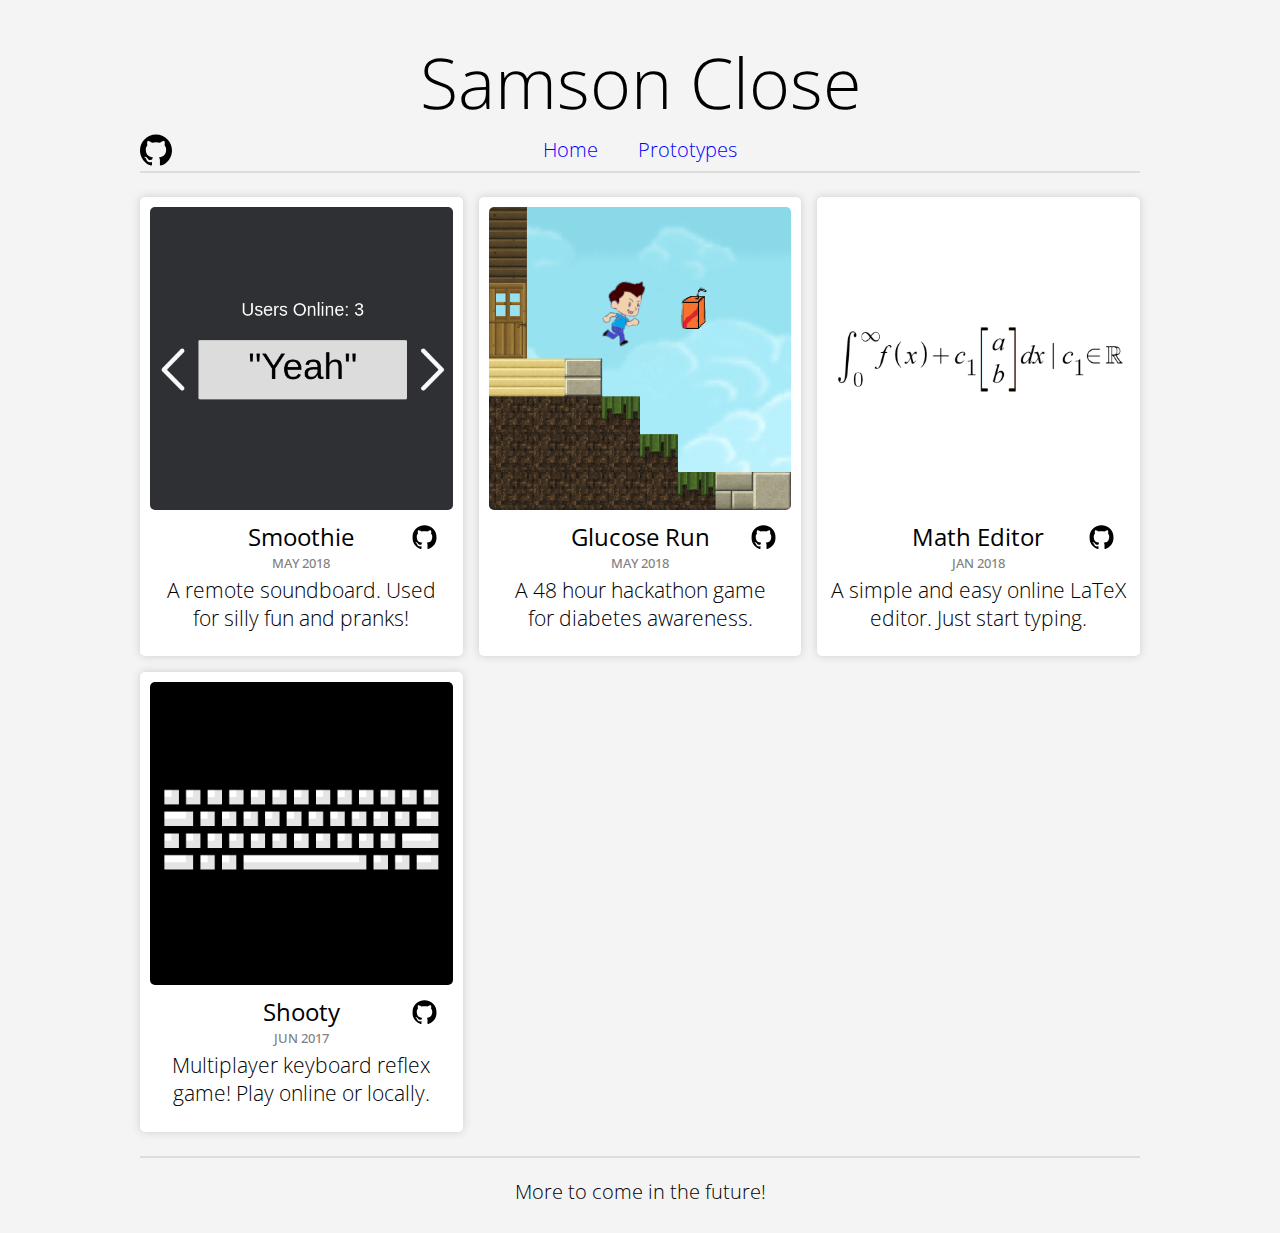
<file: index.html>
<head>
	<title>Samson Close</title>
	<link href="https://fonts.googleapis.com/css?family=Open+Sans:300,400" rel="stylesheet">
	<link rel='stylesheet' type='text/css' href='/style.css'>
</head>

<body link='blue'>
	<div class='main'>
		<h1 class='title'>Samson Close</h1>
		<div class='rest'>
			<a href='https://github.com/qwertysam'>
				<img id='mainGithub' src='/images/github.svg'>
			</a>
			<p><a href='/'>Home</a>&emsp;&emsp;<a href='/prototypes'>Prototypes</a></p>
			<div class='line'></div>
			<div class='row'>
				<!--Column-->
				<div class='column'>
					<div class='content shadow'>
						<a href='/web-remote-soundboard'>
							<img src='./images/smoothie.png' width='100%'>
						</a>
						<!--SVG's need some magic numbers for them to scale text-->
						<svg viewBox='0 0 323 146'>
							<a href='https://github.com/qwertysam/web-remote-soundboard'>
								<image x='280' y='16' width='26' height='26' xlink:href='./images/github.svg'/>
							</a>
							<a href='/web-remote-soundboard'>
								<text x='50%' y='38' class='name'>Smoothie</text>
							</a>
							<text x='50%' y='62' class='date'>MAY 2018</text>
							<text x='50%' y='94' class='cardText'>A remote soundboard. Used</text>
							<text x='50%' y='124' class='cardText'>for silly fun and pranks!</text>
						</svg>
					</div>
				</div>
				<!--Column-->
				<div class='column'>
					<div class='content'>
						<a href='/equithon-game'>
							<img src='./images/glucose.png' width='100%'>
						</a>
						<!--SVG's need some magic numbers for them to scale text-->
						<svg viewBox='0 0 323 146'>
							<a href='https://github.com/qwertysam/equithon-game'>
								<image x='280' y='16' width='26' height='26' xlink:href='./images/github.svg'/>
							</a>
							<a href='/equithon-game'>
								<text x='50%' y='38' class='name'>Glucose Run</text>
							</a>
							<text x='50%' y='62' class='date'>MAY 2018</text>
							<text x='50%' y='94' class='cardText'>A 48 hour hackathon game</text>
							<text x='50%' y='124' class='cardText'>for diabetes awareness.</text>
						</svg>
					</div>
				</div>
				<!--Column-->
				<div class='column'>
					<div class='content'>
						<a href='/math-website'>
							<img src='/images/math.png' width='100%'>
						</a>
						<!--SVG's need some magic numbers for them to scale text-->
						<svg viewBox='0 0 323 146'>
							<a href='https://github.com/qwertysam/math-website'>
								<image x='280' y='16' width='26' height='26' xlink:href='./images/github.svg'/>
							</a>
							<a href='/math-website'>
								<text x='50%' y='38' class='name'>Math Editor</text>
							</a>
							<text x='50%' y='62' class='date'>JAN 2018</text>
							<text x='50%' y='94' class='cardText'>A simple and easy online LaTeX</text>
							<text x='50%' y='124' class='cardText'>editor. Just start typing.</text>
						</svg>
					</div>
				</div>
				<!--Column-->
				<div class='column'>
					<div class='content'>
						<a href='/shooty-game'>
							<img src='/images/shooty.png' width='100%'>
						</a>
						<!--SVG's need some magic numbers for them to scale text-->
						<svg viewBox='0 0 323 146'>
							<a href='https://github.com/qwertysam/shooty-game'>
								<image x='280' y='16' width='26' height='26' xlink:href='./images/github.svg'/>
							</a>
							<a href='/shooty-game'>
								<text x='50%' y='38' class='name'>Shooty</text>
							</a>
							<text x='50%' y='62' class='date'>JUN 2017</text>
							<text x='50%' y='94' class='cardText'>Multiplayer keyboard reflex</text>
							<text x='50%' y='124' class='cardText'>game! Play online or locally.</text>
						</svg>
					</div>
				</div>
			</div>
			<div class='line'></div>
			<p>More to come in the future!</p>
		</div>
	</div>
</body>
</file>
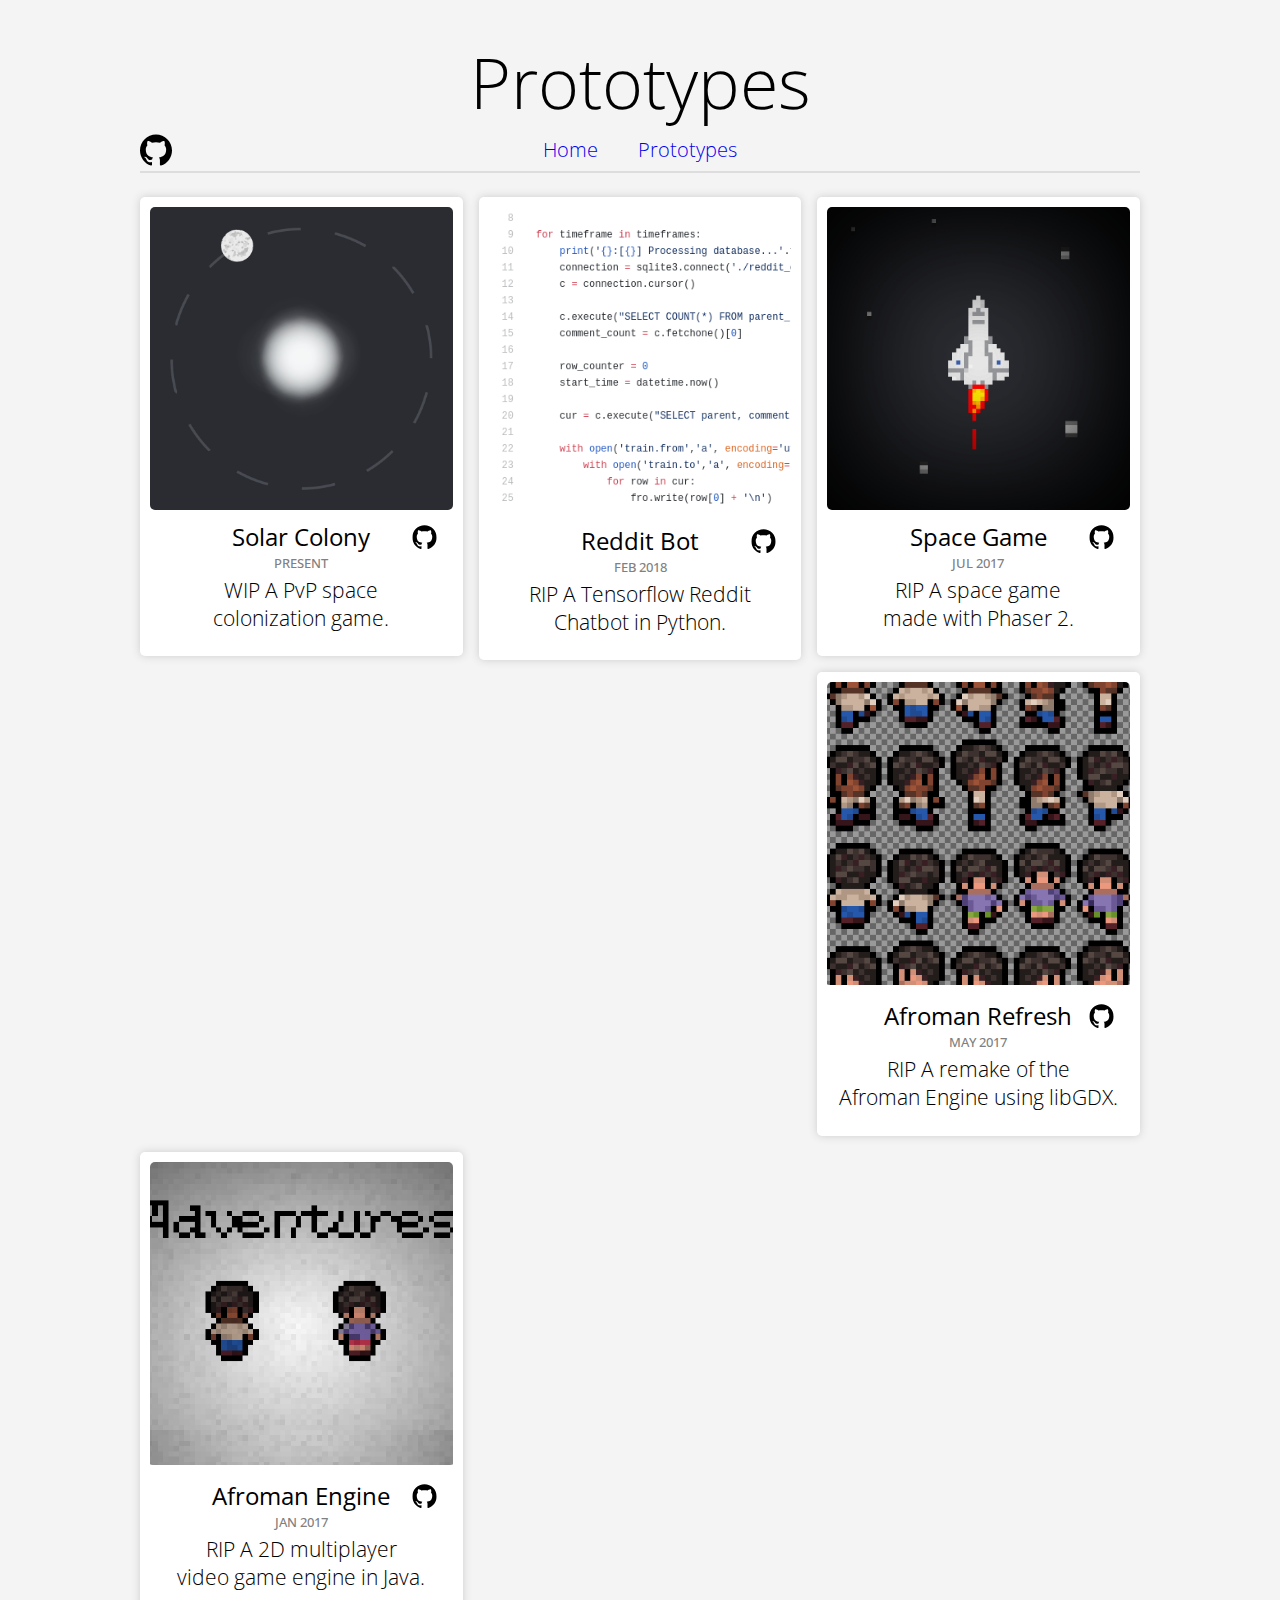
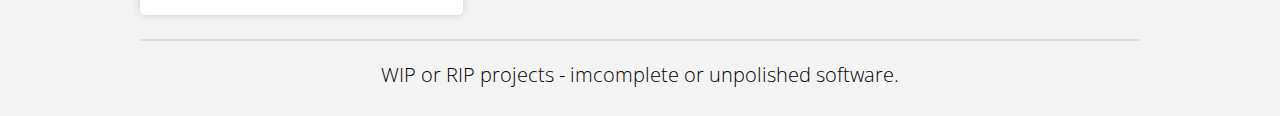
<file: prototypes/index.html>
<head>
	<title>Samson Close</title>
	<link href="https://fonts.googleapis.com/css?family=Open+Sans:300,400" rel="stylesheet">
	<link rel='stylesheet' type='text/css' href='/style.css'>
</head>

<body>
	<div class='main'>
		<h1 class='title'>Prototypes</h1>
		<div class='rest'>
			<a href='https://github.com/qwertysam'>
				<img id='mainGithub' src='./images/github.svg'>
			</a>
			<p><a href='/'>Home</a>&emsp;&emsp;<a href='/prototypes'>Prototypes</p>
			<div class='line'></div>
			<div class='row'>
				<!--Column-->
				<div class='column'>
					<div class='content'>
						<a href='/solar-colony'>
							<img src='./images/solar-colony.jpg' width='100%'>
						</a>
						<!--SVG's need some magic numbers for them to scale text-->
						<svg viewBox='0 0 323 146'>
							<a href='https://github.com/qwertysam/solar-colony'>
								<image x='280' y='16' width='26' height='26' xlink:href='./images/github.svg'/>
							</a>
							<a href='/solar-colony'>
								<text x='50%' y='38' class='name'>Solar Colony</text>
							</a>
							<text x='50%' y='62' class='date'>PRESENT</text>
							<text x='50%' y='94' class='cardText'>WIP A PvP space</text>
							<text x='50%' y='124' class='cardText'>colonization game.</text>
						</svg>
					</div>
				</div>
				<!--Column-->
				<div class='column'>
					<div class='content'>
						<!--need to add padding because apparently the "a" tag adds more height-->
						<img src='./images/reddit.png' width='100%' class='noLinkCardImage'>
						<!--SVG's need some magic numbers for them to scale text-->
						<svg viewBox='0 0 323 146'>
							<a href='https://github.com/qwertysam/reddit-comments-sql-storage'>
								<image x='280' y='16' width='26' height='26' xlink:href='./images/github.svg'/>
							</a>
							<text x='50%' y='38' class='name'>Reddit Bot</text>
							<text x='50%' y='62' class='date'>FEB 2018</text>
							<text x='50%' y='94' class='cardText'>RIP A Tensorflow Reddit</text>
							<text x='50%' y='124' class='cardText'>Chatbot in Python.</text>
						</svg>
					</div>
				</div>
				<!--Column-->
				<div class='column'>
					<div class='content'>
						<a href='/space-game'>
							<img src='./images/space-game.jpg' width='100%'>
						</a>
						<!--SVG's need some magic numbers for them to scale text-->
						<svg viewBox='0 0 323 146'>
							<a href='https://github.com/qwertysam/space-game'>
								<image x='280' y='16' width='26' height='26' xlink:href='./images/github.svg'/>
							</a>
							<a href='/solar-colony'>
								<text x='50%' y='38' class='name'>Space Game</text>
							</a>
							<text x='50%' y='62' class='date'>JUL 2017</text>
							<text x='50%' y='94' class='cardText'>RIP A space game</text>
							<text x='50%' y='124' class='cardText'>made with Phaser 2.</text>
						</svg>
					</div>
				</div>
				<!--Column-->
				<div class='column'>
					<div class='content'>
						<img src='./images/afroman2.png' width='100%' class='noLinkCardImage'>
						<!--SVG's need some magic numbers for them to scale text-->
						<svg viewBox='0 0 323 146'>
							<a href='https://github.com/qwertysam/afroman-refresh'>
								<image x='280' y='16' width='26' height='26' xlink:href='./images/github.svg'/>
							</a>
							<text x='50%' y='38' class='name'>Afroman Refresh</text>
							<text x='50%' y='62' class='date'>MAY 2017</text>
							<text x='50%' y='94' class='cardText'>RIP A remake of the</text>
							<text x='50%' y='124' class='cardText'>Afroman Engine using libGDX.</text>
						</svg>
					</div>
				</div>
				<!--Column-->
				<div class='column'>
					<div class='content'>
						<img src='./images/afroman.png' width='100%' class='noLinkCardImage'>
						<!--SVG's need some magic numbers for them to scale text-->
						<svg viewBox='0 0 323 146'>
							<a href='https://github.com/qwertysam/afroman-client'>
								<image x='280' y='16' width='26' height='26' xlink:href='./images/github.svg'/>
							</a>
							<text x='50%' y='38' class='name'>Afroman Engine</text>
							<text x='50%' y='62' class='date'>JAN 2017</text>
							<text x='50%' y='94' class='cardText'>RIP A 2D multiplayer</text>
							<text x='50%' y='124' class='cardText'>video game engine in Java.</text>
						</svg>
					</div>
				</div>
			</div>
			<div class='line'></div>
			<p>WIP or RIP projects - imcomplete or unpolished software.</p>
		</div>
	</div>
</body>
</file>
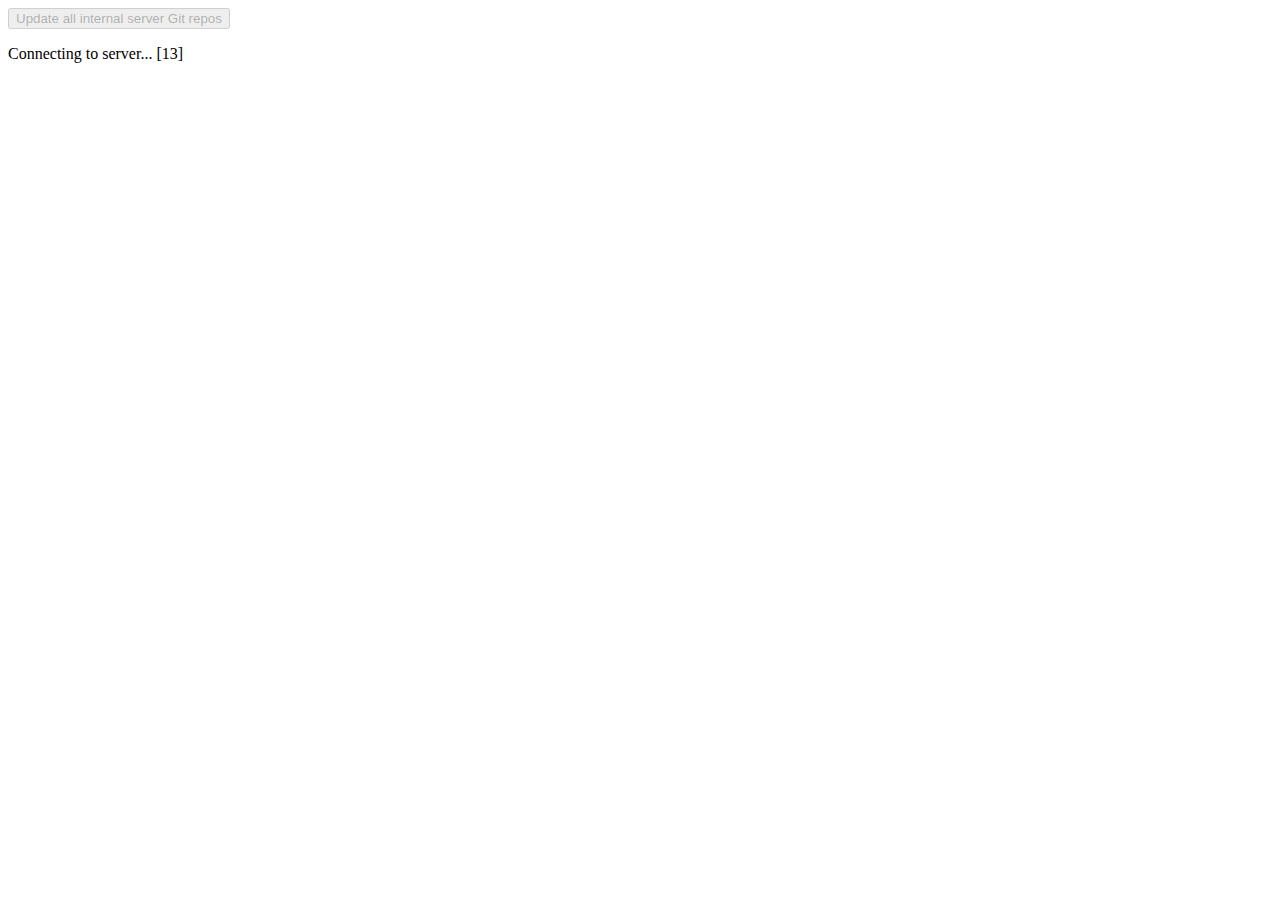
<file: update/index.html>
<!DOCTYPE html>
<html>

<head>
	<title>Update Git Repos</title>
</head>

<body>
<button id="updateButton">Update all internal server Git repos</button>
<p id="conText">Connecting to server...</p>
<ul id="output" style="list-style-type:none;"></ul>
<script src="./update_client.js"></script>
</body>

</html>
</file>
<file: style.css>
body {
	margin: 0;
	padding: 20px;
	background-color: #F4F4F4;
}

h1 {
	font-family: 'Open Sans', sans-serif;
	font-weight: 300;
	font-size: 70px;
	text-align: center;
}

h3 {
	font-family: 'Open Sans', sans-serif;
	font-weight: 400;
	font-size: 24px;
	text-align: center;
	margin-top: 0.6em;
	margin-bottom: -0.4em;
}

p {
	font-family: 'Open Sans', sans-serif;
	font-weight: 300;
	font-size: 20px;
	text-align: center;
	margin-bottom: 8px;
}

.name {
	font-family: 'Open Sans', sans-serif;
	font-weight: 400;
	font-size: 26px;
	text-anchor: middle;
}

.date {
	font-family: 'Open Sans', sans-serif;
	font-weight: 300;
	font-size: 20px;

	font-weight: 500;
	font-size: 14px;

	fill: grey;
	text-anchor: middle;
}

.cardText {
	font-family: 'Open Sans', sans-serif;
	font-weight: 300;
	font-size: 22px;

	text-anchor: middle;
}

.noLinkCardImage {
	padding-bottom: 4px;
}

img {
	border-radius: 5px;
}

.title {
	animation: fadeTitle 1.3s ease;
	margin-top: 0.2em;
	margin-bottom: -0.2em;
}

.rest {
	position: relative;
	animation: fadeRest 1.3s ease;
}

@keyframes fadeTitle {
	0% {
		opacity: 0;
		transform: translateY(-40px);
	}
	100% {
		opacity: 1;
		transform: translateY(0);
	}
}

@keyframes fadeRest {
	0% {
		opacity: 0;
		transform: translateY(-20px);
	}
	100% {
		opacity: 1;
		transform: translateY(0);
	}
}

a:link {
	text-decoration: none;
}

a:visited {
	text-decoration: none;
}

a:hover {
	text-decoration: none;
}

a:active {
	text-decoration: none;
}

.line {
	border-bottom: 2px solid #DDD;
}

.github {
	width: 24;
	height: 24;
	top: 4px;
	left: 3px;
	position: relative;
}

.expand {
	transition: 0.1s ease;
	opacity: 0.5;
}

.expand:hover {
	opacity: 1;
	/** default scale is 1, so we don't need to specify that */
	transform: scale(1.2, 1.2);
}

#mainGithub {
	width: 32;
	height: 32;
	position: absolute;
	top: -2px;
}

* {
	box-sizing: border-box;
}
/* Center website */

.main {
	max-width: 1000px;
	margin: auto;
}

.row {
	margin: 8px -16px;
}
/* Add padding BETWEEN each column */

.row,
.row>.column {
	padding: 8px;
}
/* Create four equal columns that floats next to each other */

.column {
	float: left;
	width: 33.333%;
}
/* Clear floats after rows */

.row:after {
	content: '';
	display: table;
	clear: both;
}
/* Content */

.content {
	background-color: white;
	padding: 10px;
	border-radius: 5px;
	box-shadow: 0 0 8px 0 #CCC;

	transition: 0.1s ease;
}

.content:hover {
	transform: scale(1.02, 1.02);
}

/* Responsive layout - makes a two column-layout instead of four columns */

@media (max-width: 900px) {
	.column {
		width: 50%;
	}
}
/* Responsive layout - makes the two columns stack on top of each other instead of next to each other */

@media (max-width: 600px) {
	.column {
		width: 100%;
	}
}
</file>
